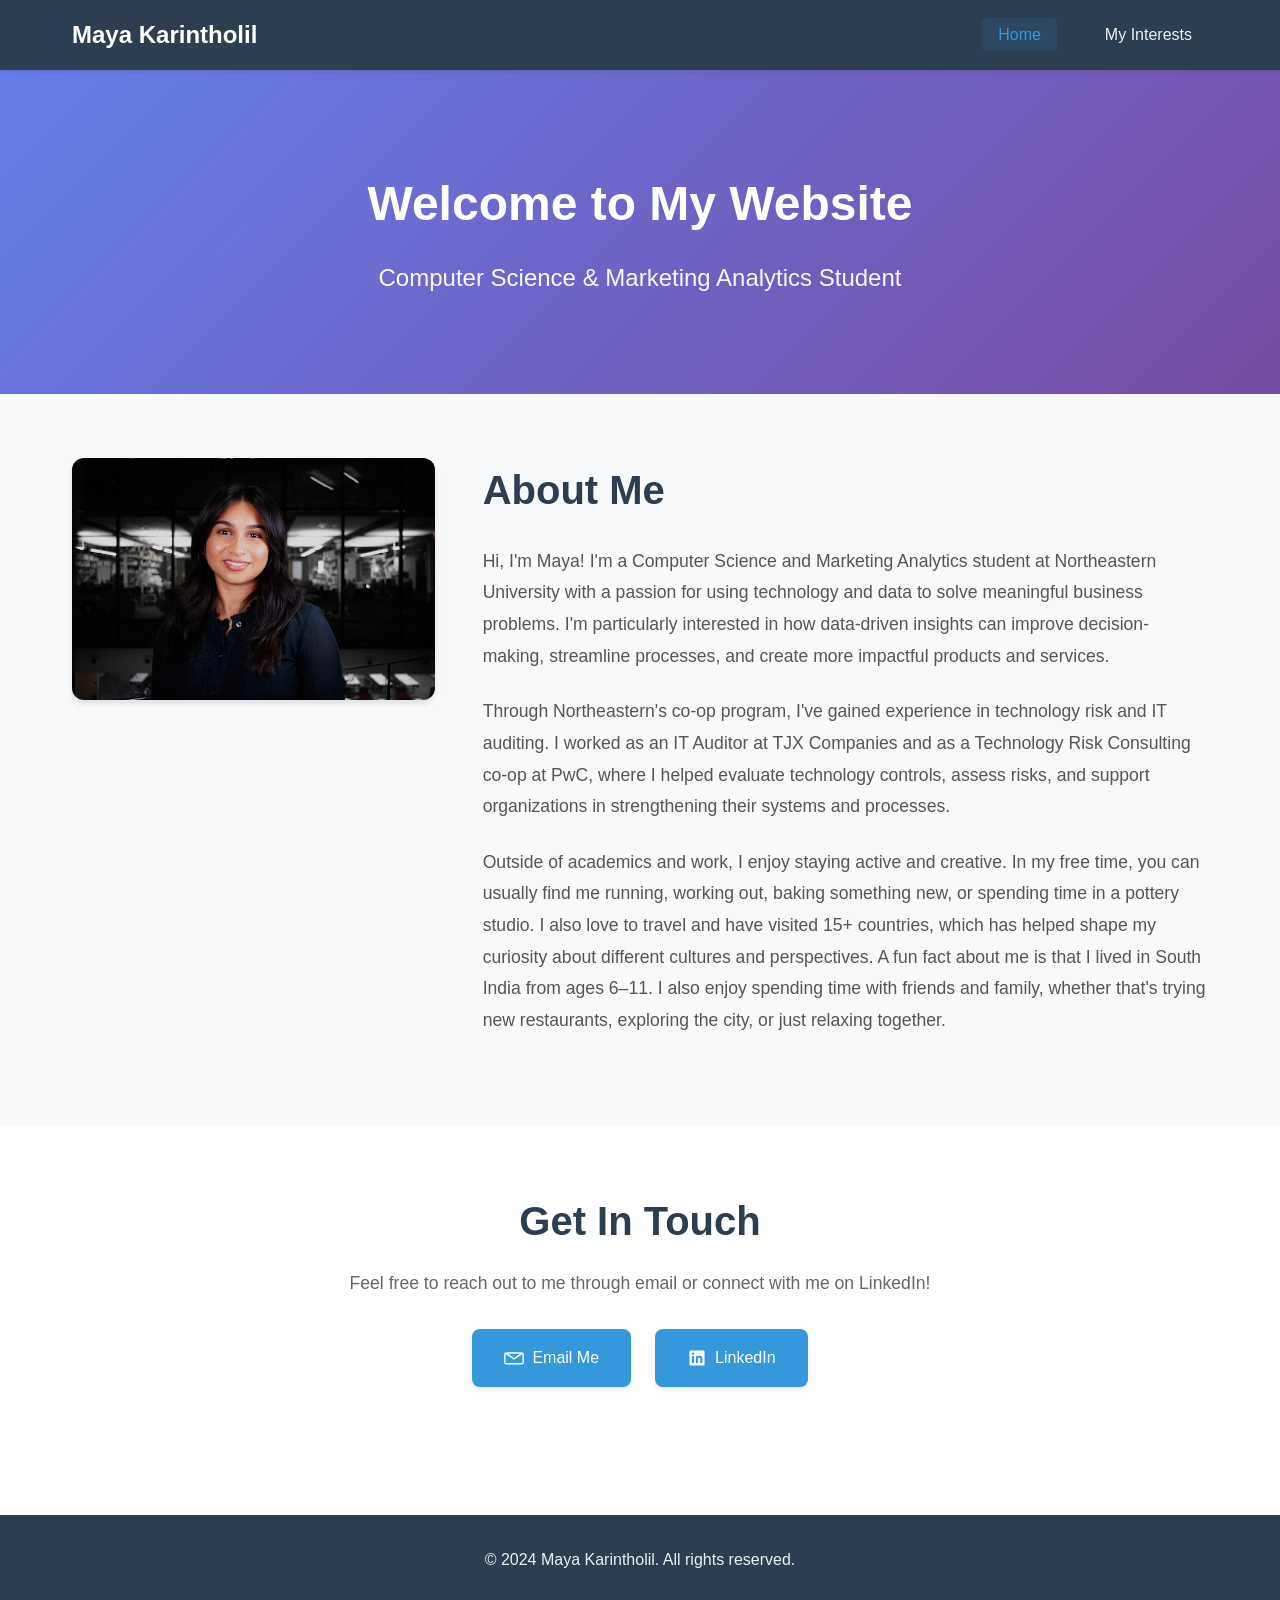
<file: index.html>
<!DOCTYPE html>
<html lang="en">
<head>
    <meta charset="UTF-8">
    <meta name="viewport" content="width=device-width, initial-scale=1.0">
    <title>Maya Karintholil</title>
    <link rel="stylesheet" href="styles.css">
</head>
<body>
    <nav>
        <div class="nav-container">
            <h1 class="nav-logo">Maya Karintholil</h1>
            <ul class="nav-links">
                <li><a href="index.html" class="active">Home</a></li>
                <li><a href="interests.html">My Interests</a></li>
            </ul>
        </div>
    </nav>

    <main>
        <section class="hero">
            <div class="hero-content">
                <h1>Welcome to My Website</h1>
                <p class="subtitle">Computer Science & Marketing Analytics Student</p>
            </div>
        </section>

        <section class="about">
            <div class="container">
                <div class="about-grid">
                    <div class="about-image">
                        <img src="profile-photo.jpg" alt="Maya Karintholil">
                    </div>
                    <div class="about-text">
                        <h2>About Me</h2>
                        <p>Hi, I'm Maya! I'm a Computer Science and Marketing Analytics student at Northeastern University with a passion for using technology and data to solve meaningful business problems. I'm particularly interested in how data-driven insights can improve decision-making, streamline processes, and create more impactful products and services.</p>
                        
                        <p>Through Northeastern's co-op program, I've gained experience in technology risk and IT auditing. I worked as an IT Auditor at TJX Companies and as a Technology Risk Consulting co-op at PwC, where I helped evaluate technology controls, assess risks, and support organizations in strengthening their systems and processes.</p>
                        
                        <p>Outside of academics and work, I enjoy staying active and creative. In my free time, you can usually find me running, working out, baking something new, or spending time in a pottery studio. I also love to travel and have visited 15+ countries, which has helped shape my curiosity about different cultures and perspectives. A fun fact about me is that I lived in South India from ages 6–11. I also enjoy spending time with friends and family, whether that's trying new restaurants, exploring the city, or just relaxing together.</p>
                    </div>
                </div>
            </div>
        </section>

        <section class="contact">
            <div class="container">
                <h2>Get In Touch</h2>
                <p>Feel free to reach out to me through email or connect with me on LinkedIn!</p>
                <div class="contact-links">
                    <a href="mailto:karintholil.m@northeastern.edu" class="contact-btn">
                        <svg width="20" height="20" viewBox="0 0 20 20" fill="none" xmlns="http://www.w3.org/2000/svg">
                            <path d="M2.5 5.83333L10 10.8333L17.5 5.83333M2.5 5H17.5C18.4167 5 19.1667 5.75 19.1667 6.66667V14.1667C19.1667 15.0833 18.4167 15.8333 17.5 15.8333H2.5C1.58333 15.8333 0.833333 15.0833 0.833333 14.1667V6.66667C0.833333 5.75 1.58333 5 2.5 5Z" stroke="currentColor" stroke-width="1.5" stroke-linecap="round" stroke-linejoin="round"/>
                        </svg>
                        Email Me
                    </a>
                    <a href="https://www.linkedin.com/in/maya-karintholil/" target="_blank" class="contact-btn">
                        <svg width="20" height="20" viewBox="0 0 20 20" fill="none" xmlns="http://www.w3.org/2000/svg">
                            <path d="M16.6667 2.5H3.33333C2.875 2.5 2.5 2.875 2.5 3.33333V16.6667C2.5 17.125 2.875 17.5 3.33333 17.5H16.6667C17.125 17.5 17.5 17.125 17.5 16.6667V3.33333C17.5 2.875 17.125 2.5 16.6667 2.5ZM7.08333 15H5V7.91667H7.08333V15ZM6.04167 6.95833C5.38333 6.95833 4.85 6.42083 4.85 5.76667C4.85 5.1125 5.38333 4.575 6.04167 4.575C6.69583 4.575 7.23333 5.1125 7.23333 5.76667C7.23333 6.42083 6.7 6.95833 6.04167 6.95833ZM15.4167 15H13.3375V11.575C13.3375 10.7917 13.3208 9.77917 12.2417 9.77917C11.1458 9.77917 10.975 10.6417 10.975 11.5167V15H8.9V7.91667H10.8917V8.83333H10.9208C11.2 8.3 11.9083 7.73333 12.9667 7.73333C15.0708 7.73333 15.4167 9.15833 15.4167 11.0083V15Z" fill="currentColor"/>
                        </svg>
                        LinkedIn
                    </a>
                </div>
            </div>
        </section>
    </main>

    <footer>
        <p>&copy; 2024 Maya Karintholil. All rights reserved.</p>
    </footer>
</body>
</html>
</file>
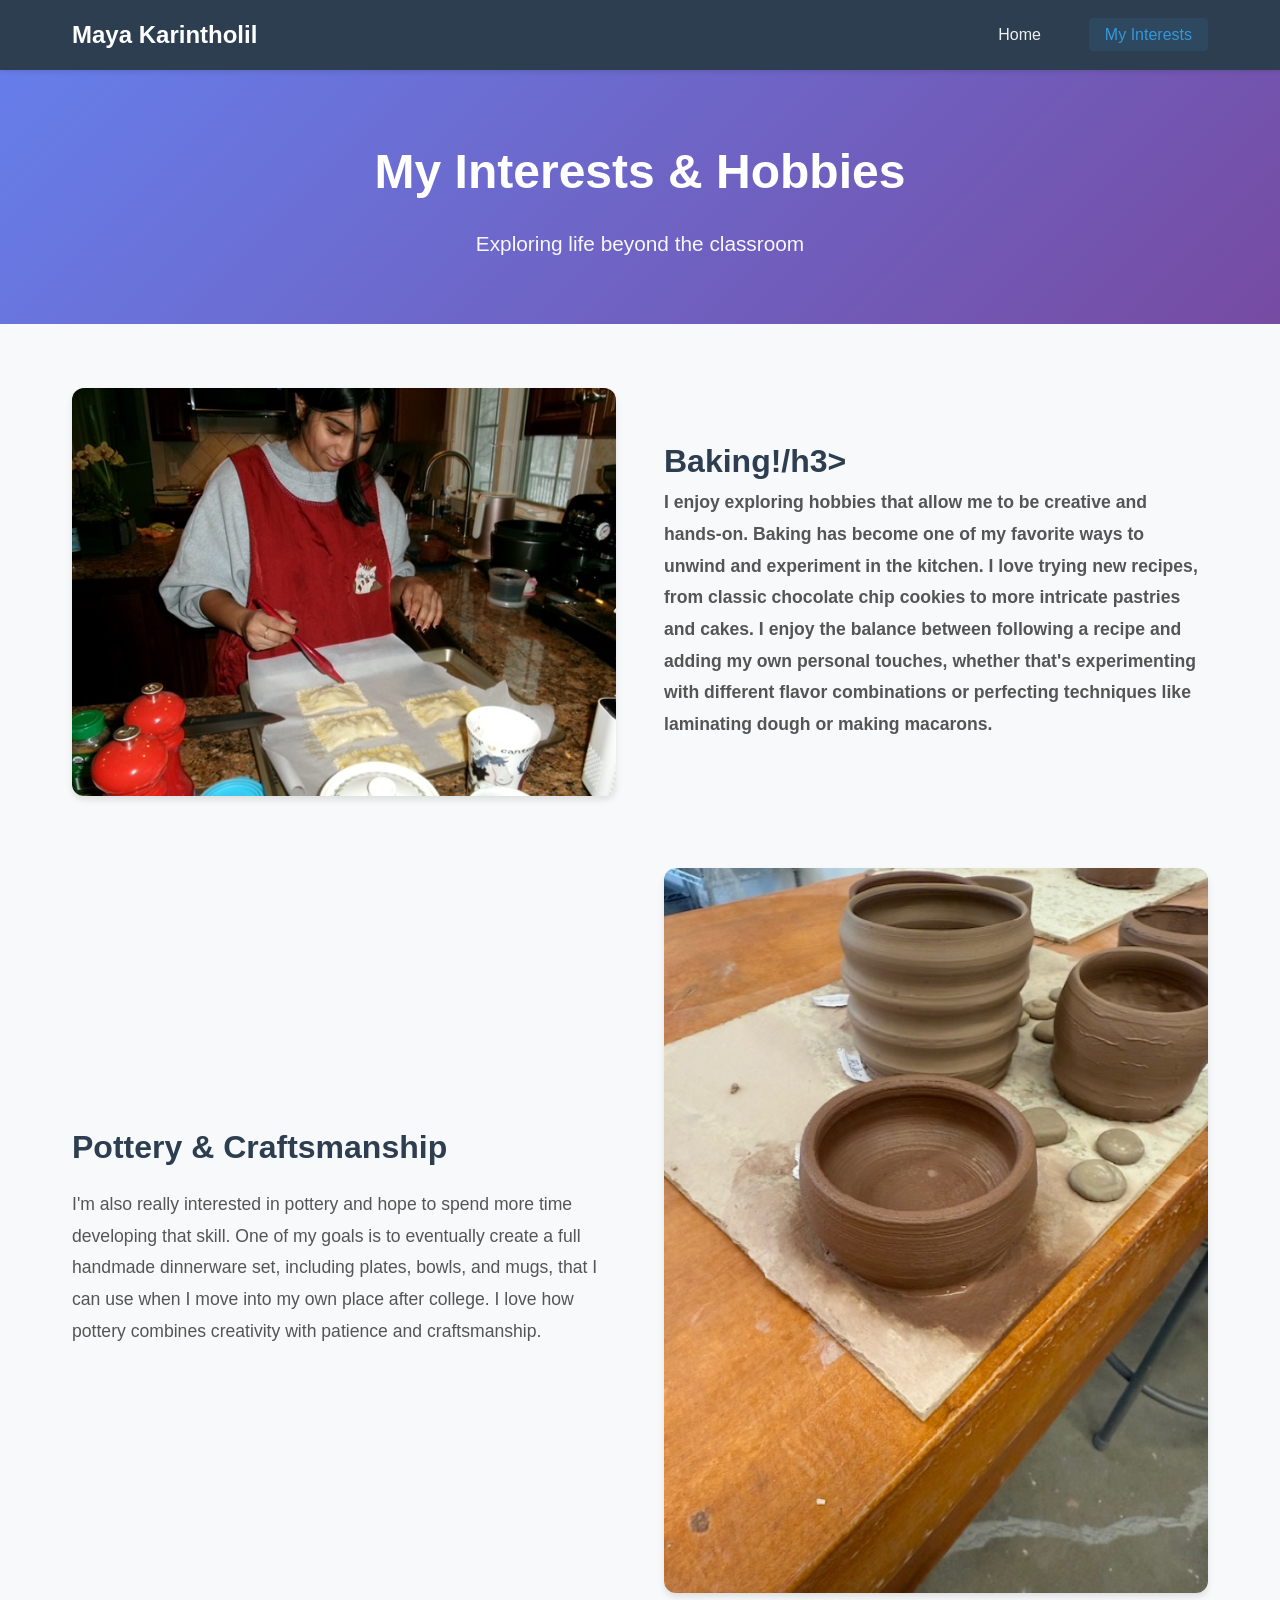
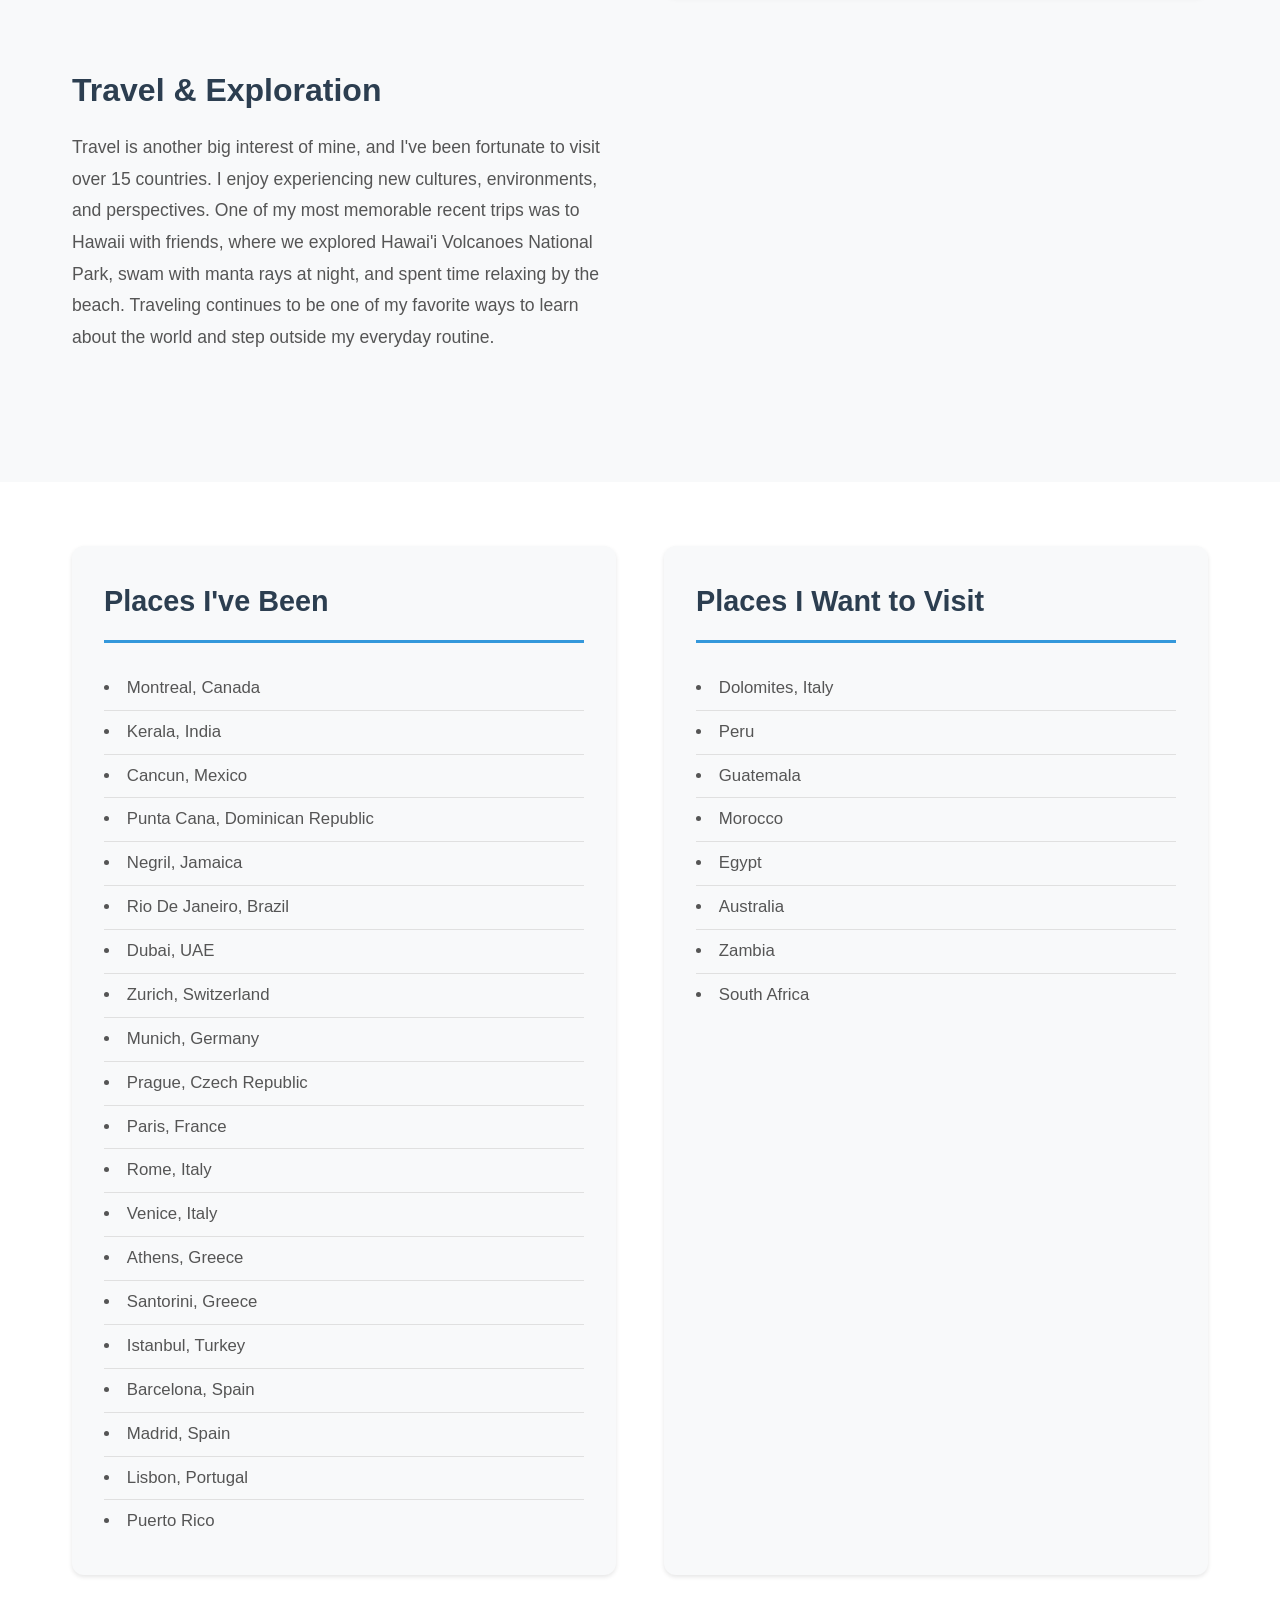
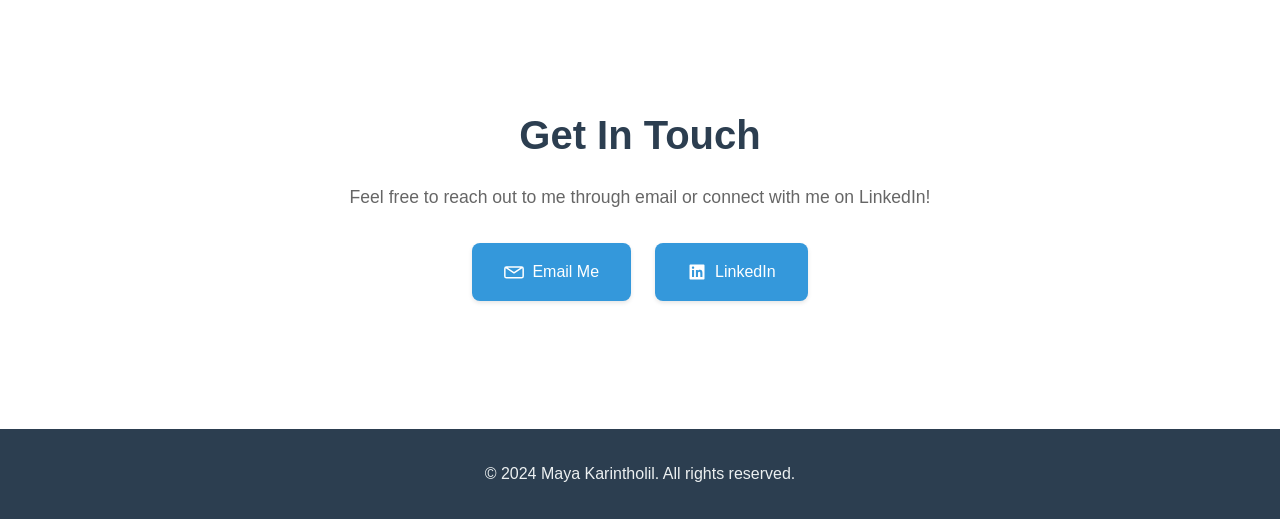
<file: interests.html>
<!DOCTYPE html>
<html lang="en">
<head>
    <meta charset="UTF-8">
    <meta name="viewport" content="width=device-width, initial-scale=1.0">
    <title>My Interests - Maya Karintholil</title>
    <link rel="stylesheet" href="styles.css">
</head>
<body>
    <nav>
        <div class="nav-container">
            <h1 class="nav-logo">Maya Karintholil</h1>
            <ul class="nav-links">
                <li><a href="index.html">Home</a></li>
                <li><a href="interests.html" class="active">My Interests</a></li>
            </ul>
        </div>
    </nav>

    <main>
        <section class="page-header">
            <div class="container">
                <h1>My Interests & Hobbies</h1>
                <p class="subtitle">Exploring life beyond the classroom</p>
            </div>
        </section>

        <section class="interests-content">
            <div class="container">
                <div class="interest-block">
                    <div class="interest-image">
                        <img src="hobbies-photo.jpg" alt="My hobbies and interests">
                    </div>
                    <div class="interest-text">
                        <h3>Baking!/h3>
                        <p> I enjoy exploring hobbies that allow me to be creative and hands-on. Baking has become one of my favorite ways to unwind and experiment in the kitchen. I love trying new recipes, from classic chocolate chip cookies to more intricate pastries and cakes. I enjoy the balance between following a recipe and adding my own personal touches, whether that's experimenting with different flavor combinations or perfecting techniques like laminating dough or making macarons.</p>
                    </div>
                </div>

                <div class="interest-block reverse">
                    <div class="interest-text">
                        <h3>Pottery & Craftsmanship</h3>
                        <p>I'm also really interested in pottery and hope to spend more time developing that skill. One of my goals is to eventually create a full handmade dinnerware set, including plates, bowls, and mugs, that I can use when I move into my own place after college. I love how pottery combines creativity with patience and craftsmanship.</p>
                    </div>
                    <div class="interest-image">
                        <img src="pottery-photo.jpg" alt="Pottery and craftsmanship">
                    </div>
                </div>

                <div class="interest-block">
                    <div class="interest-text">
                        <h3>Travel & Exploration</h3>
                        <p>Travel is another big interest of mine, and I've been fortunate to visit over 15 countries. I enjoy experiencing new cultures, environments, and perspectives. One of my most memorable recent trips was to Hawaii with friends, where we explored Hawai'i Volcanoes National Park, swam with manta rays at night, and spent time relaxing by the beach. Traveling continues to be one of my favorite ways to learn about the world and step outside my everyday routine.</p>
                    </div>
                </div>
            </div>
        </section>

        <section class="travel-lists">
            <div class="container">
                <div class="lists-grid">
                    <div class="list-card">
                        <h3>Places I've Been</h3>
                        <ul>
                            <li>Montreal, Canada</li>
                            <li>Kerala, India</li>
                            <li>Cancun, Mexico</li>
                            <li>Punta Cana, Dominican Republic</li>
                            <li>Negril, Jamaica</li>
                            <li>Rio De Janeiro, Brazil</li>
                            <li>Dubai, UAE</li>
                            <li>Zurich, Switzerland</li>
                            <li>Munich, Germany</li>
                            <li>Prague, Czech Republic</li>
                            <li>Paris, France</li>
                            <li>Rome, Italy</li>
                            <li>Venice, Italy</li>
                            <li>Athens, Greece</li>
                            <li>Santorini, Greece</li>
                            <li>Istanbul, Turkey</li>
                            <li>Barcelona, Spain</li>
                            <li>Madrid, Spain</li>
                            <li>Lisbon, Portugal</li>
                            <li>Puerto Rico</li>
                        </ul>
                    </div>
                    <div class="list-card">
                        <h3>Places I Want to Visit</h3>
                        <ul>
                            <li>Dolomites, Italy</li>
                            <li>Peru</li>
                            <li>Guatemala</li>
                            <li>Morocco</li>
                            <li>Egypt</li>
                            <li>Australia</li>
                            <li>Zambia</li>
                            <li>South Africa</li>
                        </ul>
                    </div>
                </div>
            </div>
        </section>

        <section class="contact">
            <div class="container">
                <h2>Get In Touch</h2>
                <p>Feel free to reach out to me through email or connect with me on LinkedIn!</p>
                <div class="contact-links">
                    <a href="mailto:karintholil.m@northeastern.edu" class="contact-btn">
                        <svg width="20" height="20" viewBox="0 0 20 20" fill="none" xmlns="http://www.w3.org/2000/svg">
                            <path d="M2.5 5.83333L10 10.8333L17.5 5.83333M2.5 5H17.5C18.4167 5 19.1667 5.75 19.1667 6.66667V14.1667C19.1667 15.0833 18.4167 15.8333 17.5 15.8333H2.5C1.58333 15.8333 0.833333 15.0833 0.833333 14.1667V6.66667C0.833333 5.75 1.58333 5 2.5 5Z" stroke="currentColor" stroke-width="1.5" stroke-linecap="round" stroke-linejoin="round"/>
                        </svg>
                        Email Me
                    </a>
                    <a href="https://www.linkedin.com/in/maya-karintholil/" target="_blank" class="contact-btn">
                        <svg width="20" height="20" viewBox="0 0 20 20" fill="none" xmlns="http://www.w3.org/2000/svg">
                            <path d="M16.6667 2.5H3.33333C2.875 2.5 2.5 2.875 2.5 3.33333V16.6667C2.5 17.125 2.875 17.5 3.33333 17.5H16.6667C17.125 17.5 17.5 17.125 17.5 16.6667V3.33333C17.5 2.875 17.125 2.5 16.6667 2.5ZM7.08333 15H5V7.91667H7.08333V15ZM6.04167 6.95833C5.38333 6.95833 4.85 6.42083 4.85 5.76667C4.85 5.1125 5.38333 4.575 6.04167 4.575C6.69583 4.575 7.23333 5.1125 7.23333 5.76667C7.23333 6.42083 6.7 6.95833 6.04167 6.95833ZM15.4167 15H13.3375V11.575C13.3375 10.7917 13.3208 9.77917 12.2417 9.77917C11.1458 9.77917 10.975 10.6417 10.975 11.5167V15H8.9V7.91667H10.8917V8.83333H10.9208C11.2 8.3 11.9083 7.73333 12.9667 7.73333C15.0708 7.73333 15.4167 9.15833 15.4167 11.0083V15Z" fill="currentColor"/>
                        </svg>
                        LinkedIn
                    </a>
                </div>
            </div>
        </section>
    </main>

    <footer>
        <p>&copy; 2024 Maya Karintholil. All rights reserved.</p>
    </footer>
</body>
</html>
</file>
<file: styles.css>
/* Reset and Base Styles */
* {
    margin: 0;
    padding: 0;
    box-sizing: border-box;
}

body {
    font-family: -apple-system, BlinkMacSystemFont, 'Segoe UI', 'Roboto', 'Oxygen', 'Ubuntu', 'Cantarell', 'Fira Sans', 'Droid Sans', 'Helvetica Neue', sans-serif;
    line-height: 1.6;
    color: #333;
    background-color: #fff;
}

/* Navigation */
nav {
    background-color: #2c3e50;
    padding: 1rem 0;
    box-shadow: 0 2px 4px rgba(0,0,0,0.1);
    position: sticky;
    top: 0;
    z-index: 1000;
}

.nav-container {
    max-width: 1200px;
    margin: 0 auto;
    padding: 0 2rem;
    display: flex;
    justify-content: space-between;
    align-items: center;
}

.nav-logo {
    color: #fff;
    font-size: 1.5rem;
    font-weight: 600;
}

.nav-links {
    list-style: none;
    display: flex;
    gap: 2rem;
}

.nav-links a {
    color: #ecf0f1;
    text-decoration: none;
    font-weight: 500;
    transition: color 0.3s ease;
    padding: 0.5rem 1rem;
    border-radius: 4px;
}

.nav-links a:hover,
.nav-links a.active {
    color: #3498db;
    background-color: rgba(52, 152, 219, 0.1);
}

/* Hero Section */
.hero {
    background: linear-gradient(135deg, #667eea 0%, #764ba2 100%);
    color: white;
    padding: 6rem 2rem;
    text-align: center;
}

.hero-content h1 {
    font-size: 3rem;
    margin-bottom: 1rem;
    font-weight: 700;
}

.hero .subtitle {
    font-size: 1.5rem;
    opacity: 0.95;
    font-weight: 300;
}

/* Container */
.container {
    max-width: 1200px;
    margin: 0 auto;
    padding: 0 2rem;
}

/* About Section */
.about {
    padding: 4rem 0;
    background-color: #f8f9fa;
}

.about-grid {
    display: grid;
    grid-template-columns: 1fr 2fr;
    gap: 3rem;
    align-items: start;
}

.about-image {
    position: relative;
}

.about-image img {
    width: 100%;
    border-radius: 12px;
    box-shadow: 0 4px 6px rgba(0,0,0,0.1);
}

.image-note {
    margin-top: 1rem;
    font-size: 0.9rem;
    color: #666;
    font-style: italic;
    text-align: center;
    background-color: #fff3cd;
    padding: 0.5rem;
    border-radius: 4px;
    border: 1px solid #ffc107;
}

.about-text h2 {
    font-size: 2.5rem;
    margin-bottom: 1.5rem;
    color: #2c3e50;
}

.about-text p {
    margin-bottom: 1.5rem;
    font-size: 1.1rem;
    line-height: 1.8;
    color: #555;
}

/* Contact Section */
.contact {
    padding: 4rem 0;
    text-align: center;
    background-color: #fff;
}

.contact h2 {
    font-size: 2.5rem;
    margin-bottom: 1rem;
    color: #2c3e50;
}

.contact p {
    font-size: 1.1rem;
    color: #666;
    margin-bottom: 2rem;
}

.contact-links {
    display: flex;
    gap: 1.5rem;
    justify-content: center;
    flex-wrap: wrap;
}

.contact-btn {
    display: inline-flex;
    align-items: center;
    gap: 0.5rem;
    padding: 1rem 2rem;
    background-color: #3498db;
    color: white;
    text-decoration: none;
    border-radius: 8px;
    font-weight: 500;
    transition: all 0.3s ease;
    box-shadow: 0 2px 4px rgba(0,0,0,0.1);
}

.contact-btn:hover {
    background-color: #2980b9;
    transform: translateY(-2px);
    box-shadow: 0 4px 8px rgba(0,0,0,0.15);
}

/* Footer */
footer {
    background-color: #2c3e50;
    color: #ecf0f1;
    text-align: center;
    padding: 2rem 0;
    margin-top: 4rem;
}

/* Interests Page Styles */
.page-header {
    background: linear-gradient(135deg, #667eea 0%, #764ba2 100%);
    color: white;
    padding: 4rem 2rem;
    text-align: center;
}

.page-header h1 {
    font-size: 3rem;
    margin-bottom: 1rem;
    font-weight: 700;
}

.page-header .subtitle {
    font-size: 1.3rem;
    opacity: 0.95;
}

.interests-content {
    padding: 4rem 0;
    background-color: #f8f9fa;
}

.interest-block {
    display: grid;
    grid-template-columns: 1fr 1fr;
    gap: 3rem;
    margin-bottom: 4rem;
    align-items: center;
}

.interest-block.reverse {
    grid-template-columns: 1fr 1fr;
}

.interest-block.reverse .interest-text {
    order: 1;
}

.interest-block.reverse .interest-image {
    order: 2;
}

.interest-text h3 {
    font-size: 2rem;
    color: #2c3e50;
    margin-bottom: 1rem;
}

.interest-text p {
    font-size: 1.1rem;
    line-height: 1.8;
    color: #555;
}

.interest-image img {
    width: 100%;
    border-radius: 12px;
    box-shadow: 0 4px 6px rgba(0,0,0,0.1);
}

/* Travel Lists Section */
.travel-lists {
    padding: 4rem 0;
    background-color: #fff;
}

.lists-grid {
    display: grid;
    grid-template-columns: 1fr 1fr;
    gap: 3rem;
}

.list-card {
    background-color: #f8f9fa;
    padding: 2rem;
    border-radius: 12px;
    box-shadow: 0 2px 4px rgba(0,0,0,0.1);
}

.list-card h3 {
    font-size: 1.8rem;
    color: #2c3e50;
    margin-bottom: 1.5rem;
    padding-bottom: 1rem;
    border-bottom: 3px solid #3498db;
}

.list-card ul {
    list-style-position: inside;
}

.list-card li {
    padding: 0.5rem 0;
    font-size: 1.05rem;
    color: #555;
    border-bottom: 1px solid #e0e0e0;
}

.list-card li:last-child {
    border-bottom: none;
}

/* Responsive Design */
@media (max-width: 768px) {
    .nav-container {
        flex-direction: column;
        gap: 1rem;
    }
    
    .nav-links {
        gap: 1rem;
    }
    
    .hero-content h1 {
        font-size: 2rem;
    }
    
    .hero .subtitle {
        font-size: 1.2rem;
    }
    
    .about-grid,
    .interest-block,
    .interest-block.reverse,
    .lists-grid {
        grid-template-columns: 1fr;
    }
    
    .interest-block.reverse .interest-text,
    .interest-block.reverse .interest-image {
        order: initial;
    }
    
    .page-header h1 {
        font-size: 2rem;
    }
    
    .about-text h2,
    .contact h2 {
        font-size: 2rem;
    }
}
</file>
